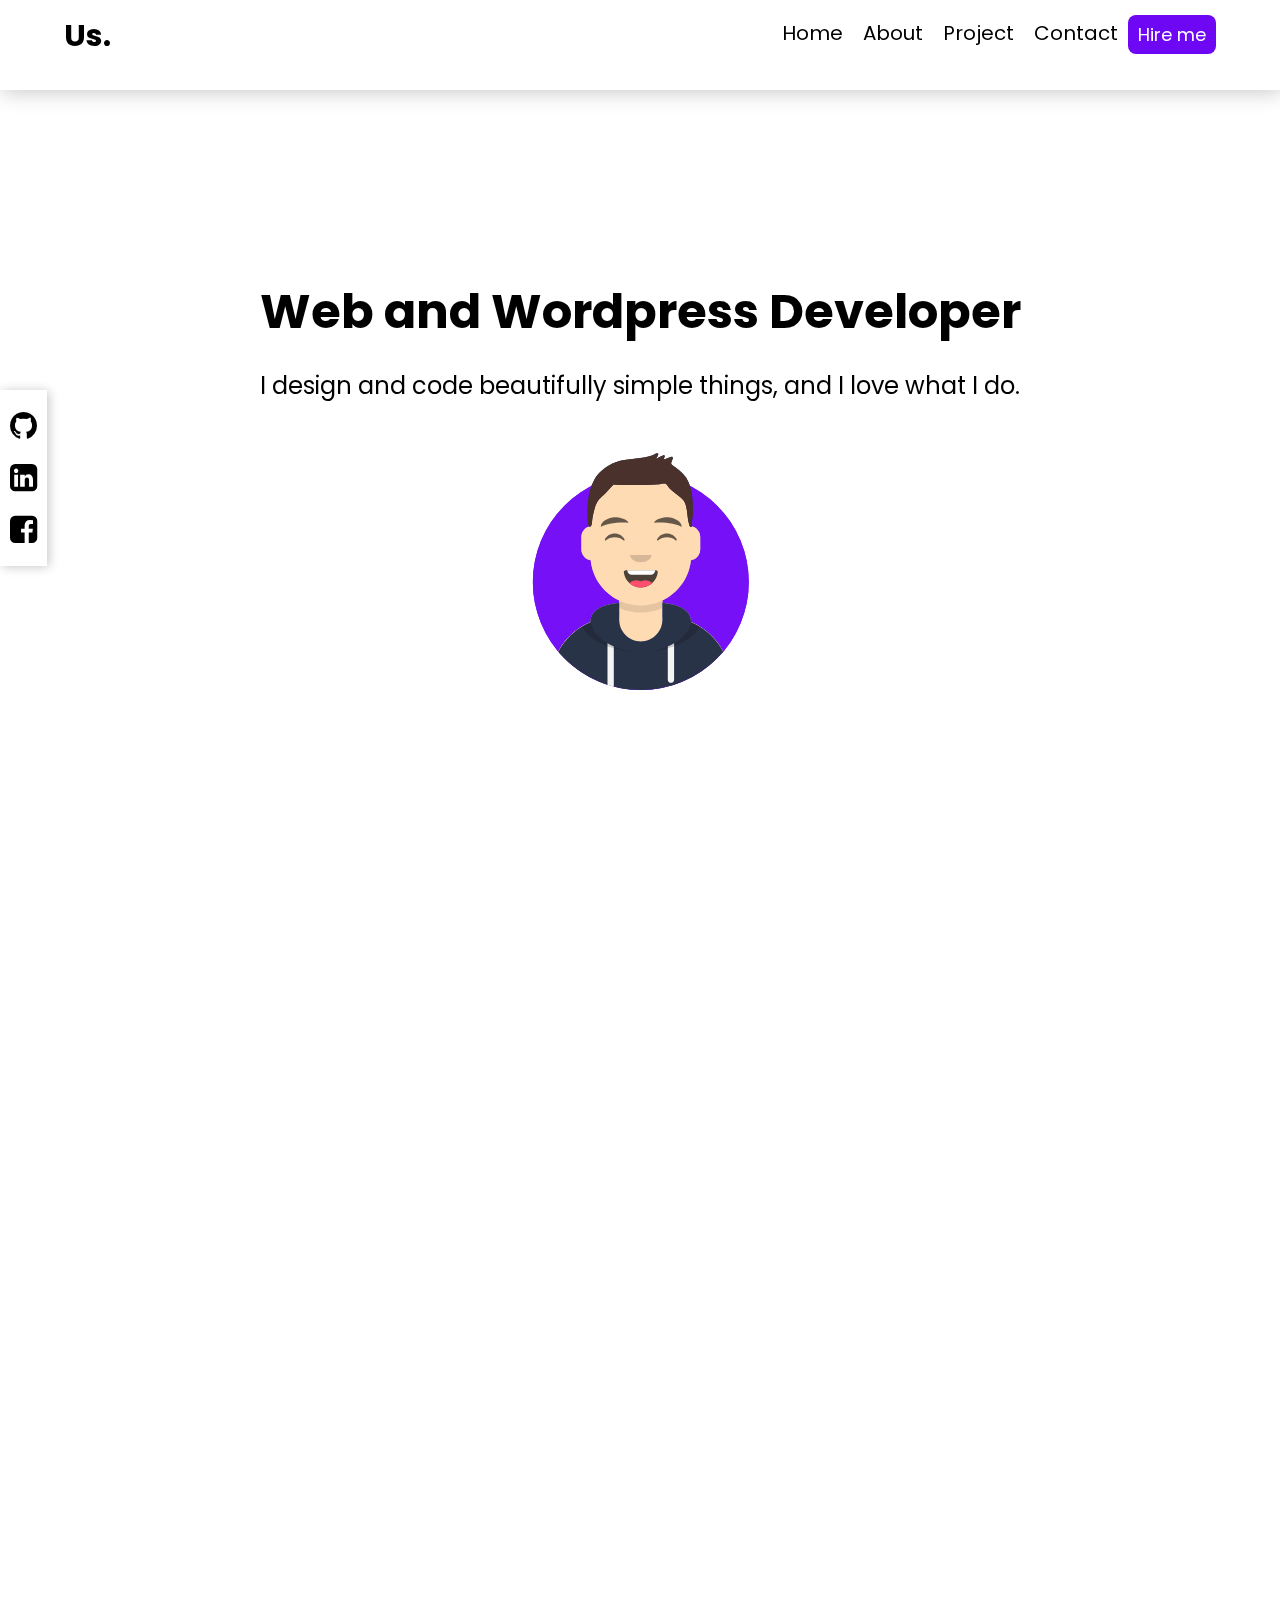
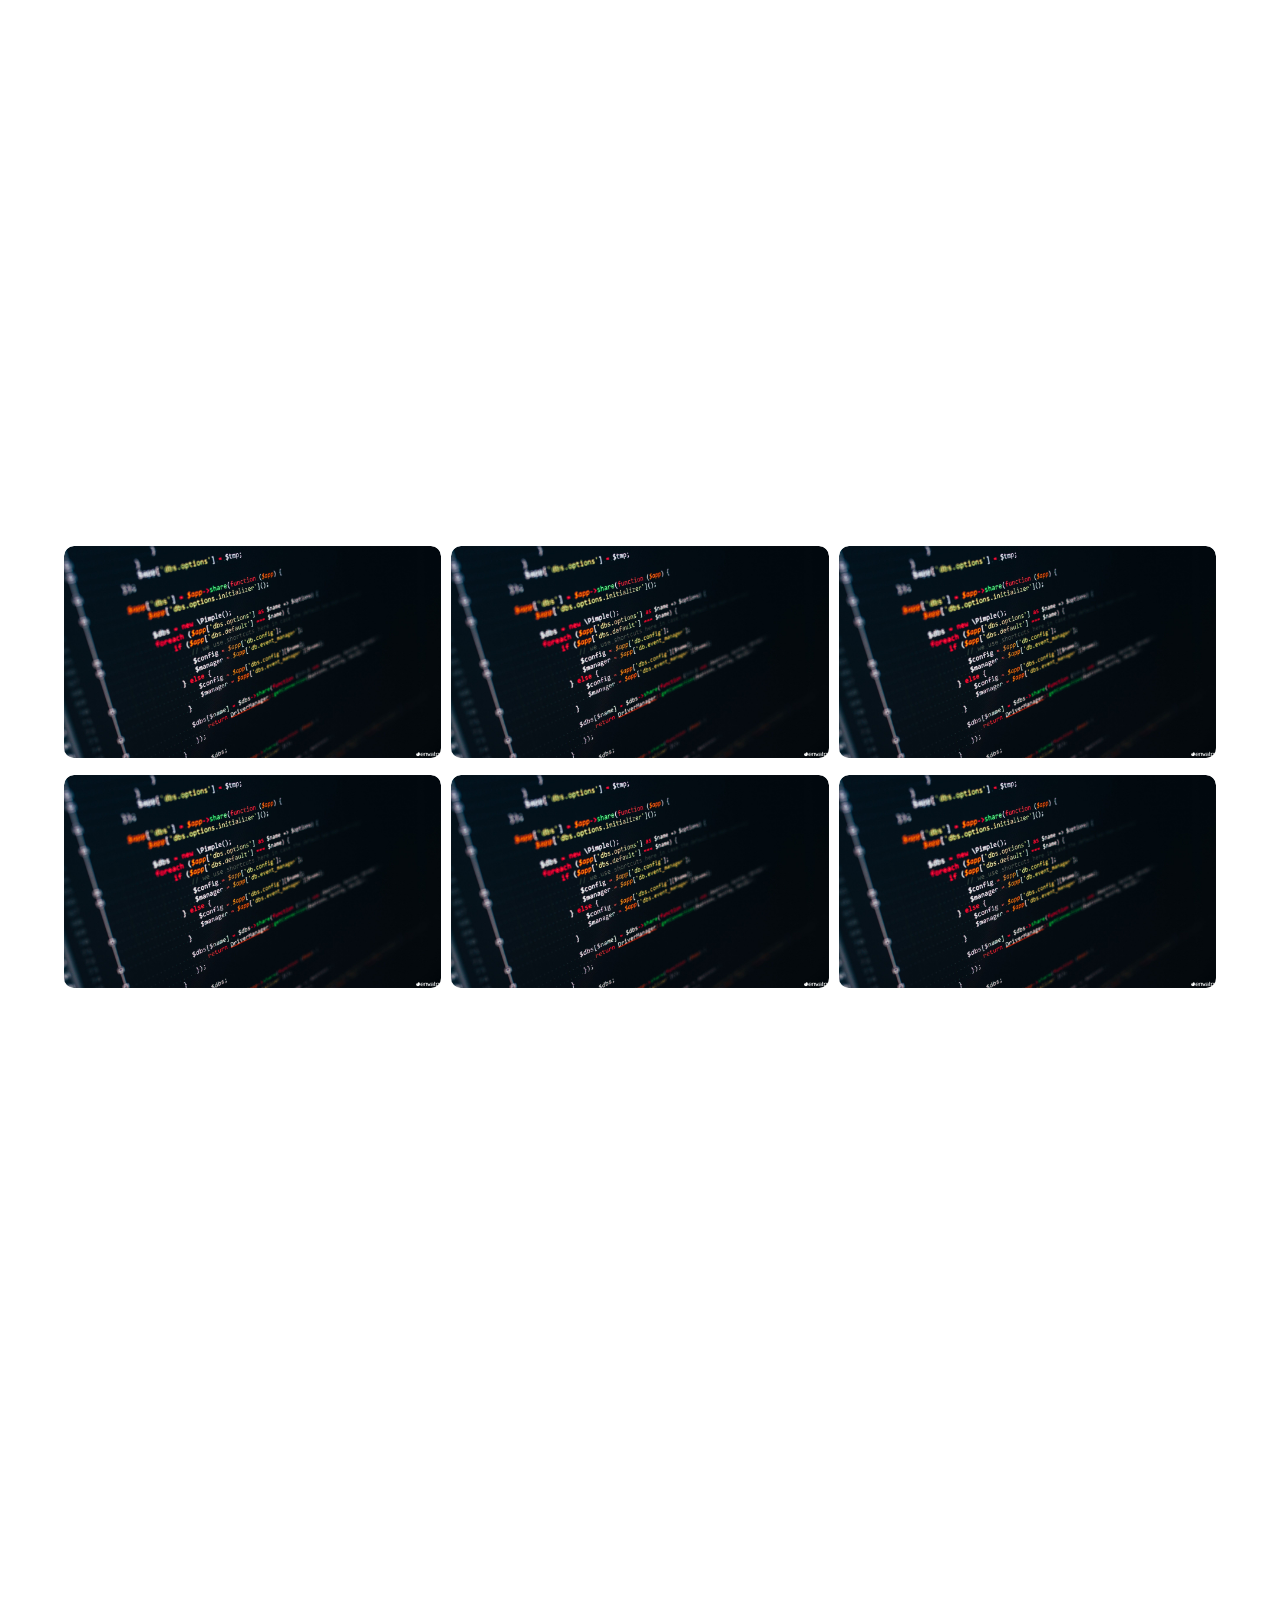
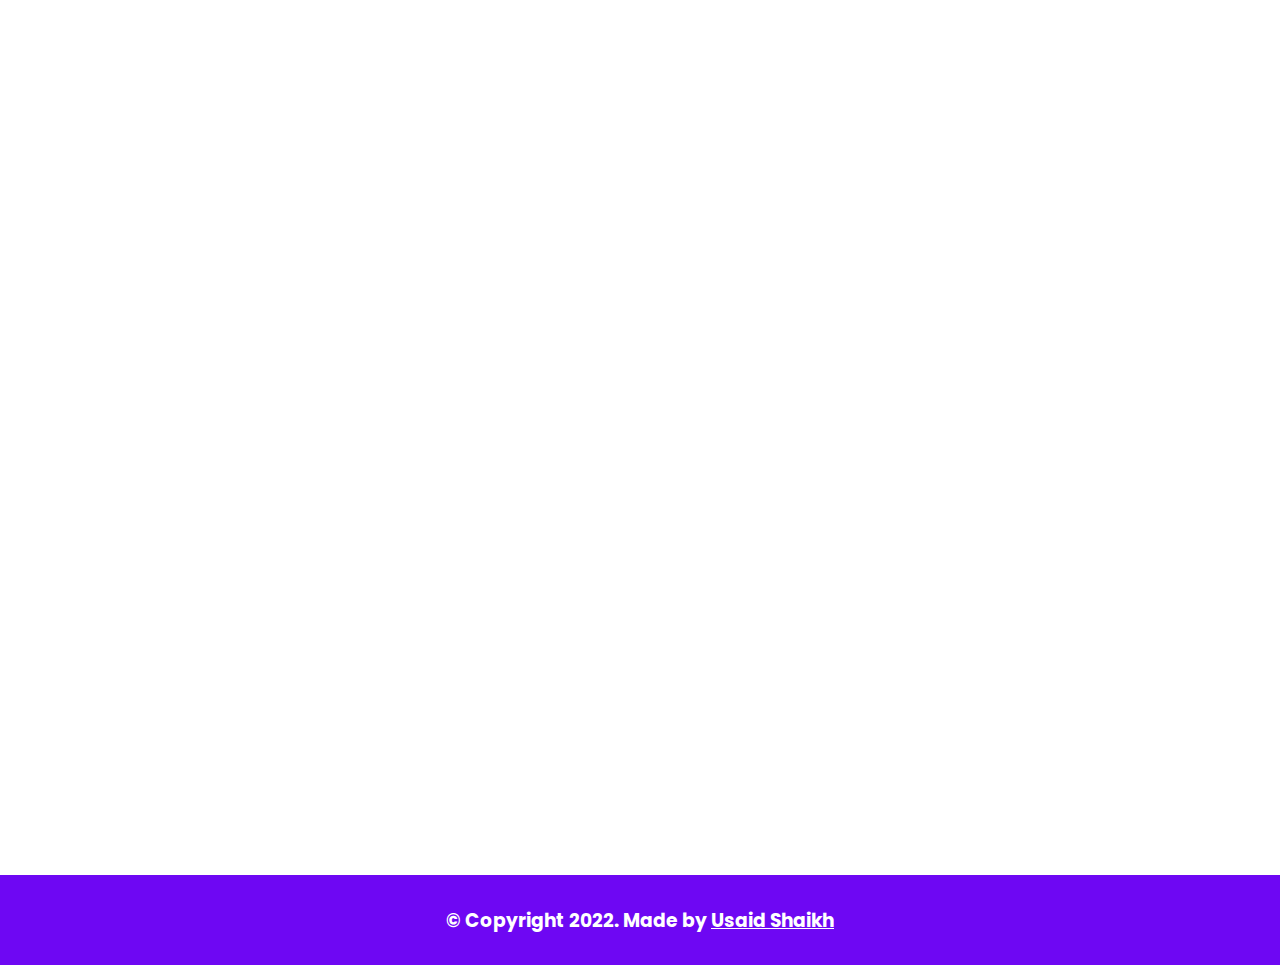
<file: index.html>
<!DOCTYPE html>
<html lang="en">

<head>
    <meta charset="UTF-8">
    <meta http-equiv="X-UA-Compatible" content="IE=edge">
    <link rel="stylesheet" href="https://unpkg.com/aos@next/dist/aos.css" />
    <script src="https://unpkg.com/aos@next/dist/aos.js"></script>
    <meta name="viewport" content="width=device-width, initial-scale=1.0">
    <title>Resume</title>
    <link rel="icon"
        href="[data-uri]"
        type="image/x-icon">
    <link rel="stylesheet" href="style.css">
    <link rel="stylesheet" href="https://cdnjs.cloudflare.com/ajax/libs/font-awesome/4.7.0/css/font-awesome.min.css">
</head>

<body>
    <header>
        <nav>
            <span class="logo">Us.</span>
            <input type="checkbox" name="" id="check" class="check1">
            <label class="hamburger" for="check">
                <i class="fa fa-bars --black"></i>
            </label>
            <ul class="--primary-white">
                <li><a href="#home">Home</a></li>
                <li><a href="#about">About</a></li>
                <li><a href="#project">Project</a></li>
                <li><a href="#contact">Contact</a></li>
                <button><a href="form.html">Hire me</a></button>
            </ul>
        </nav>
    </header>
    <section class="section-1" id="home" data-aos="fade-right">
        <h1>Web and Wordpress Developer</h1>
        <p>I design and code beautifully simple things, and I love what I do.</p>
        <img src="image/img-1.svg" alt="" data-aos="fade-left">
        <div class="icons">
            <a class="link1" href="https://github.com/usaid7015"><i class="fa fa-github"></i></a>
            <h3 class="git">Github</h3>
            <a class="link2" href="https://www.linkedin.com/in/usaid-shaikh-1a5111100"><i
                    class="fa fa-linkedin-square"></i></a>
            <h3 class="link">Linkedin</h3>
            <a class="link3" href="https://www.facebook.com/muhammad.usaid.311"><i
                    class="fa fa-facebook-square"></i></a>
            <h3 class="face">Facebook</h3>
        </div>
    </section>

    <!-- about secltion -->
    <section class="section-2">
        <div class="about-12">
            <div class="heading-sec" data-aos="fade-up">
                <h1>ABOUT ME</h1>
                <p>Here you will find more information about me, what I do, and my current skills mostly in terms of
                    programming and technology
                </p>
            </div>
            <div class="about" id="about">
                <div class="about-1" data-aos="fade-left">
                    <h3>Get to know me!</h3>
                    <figcaption>
                        I'm a Frontend Web Developer building the Front-end of Websites that leads to
                        the success of the overall product. Check out some of my work in the Projects section
                    </figcaption>
                    <figcaption>
                        I have a 3 month experience. I would like to be considered for the Front-end Developer,
                        I have ability to work on UI Design, Responsive Websites and more..
                    </figcaption>
                    <button><a href="usaid.cv.docx" download>Resume<i class='fa fa-location-arrow'></i></a></button>
                </div>
                <div class="about-2" data-aos="fade-right">
                    <h3>My Skills</h3>
                    <label for="">HTML</label>
                    <label for="">CSS</label>
                    <label for="">Bootstrap</label>
                    <label for="">Photopshop</label>
                    <label for="">Javascript</label>
                    <div class="data">
                        <label for="">Wordpress</label>
                        <label for="">Data Entry</label>
                    </div>
                    <div class="skill">
                        <h4>HTML</h4>
                        <span><label for="" class="html"></label></span>
                        <h4>CSS</h4>
                        <span><label for="" class="css"></label></span>
                        <h4>Wordpress</h4>
                        <span><label for="" class="bootstrap"></label></span>
                        <h4>Photopshop</h4>
                        <span><label for="" class="pho"></label></span>

                    </div>
                </div>
            </div>
        </div>
    </section>
    <section class="project" id="project">
        <div class="heading-sec heading" data-aos="fade-up">
            <h1>Project</h1>
            <p>Here you will find some of the personal and clients projects that I created with each project containing
                its own case study
            </p>
        </div>
        <div class="gallary">
            <div class="images">
                <img src="image/3309ca1330ca91b55b4feeda3f383031.jpg" alt="">
                <div class="gall">
                    <h3>HTML project</h3>
                    <p>new have wornder have see win the game</p>
                </div>
            </div>
            <div class="images">
                <img src="image/3309ca1330ca91b55b4feeda3f383031.jpg" alt="">
                <div class="gall">
                    <h3>HTML project</h3>
                    <p>new have wornder have see win the game</p>
                </div>
            </div>
            <div class="images">
                <img src="image/3309ca1330ca91b55b4feeda3f383031.jpg" alt="">
                <div class="gall">
                    <h3>HTML project</h3>
                    <p>new have wornder have see win the game</p>
                </div>
            </div>
            <div class="images">
                <img src="image/3309ca1330ca91b55b4feeda3f383031.jpg" alt="">
                <div class="gall">
                    <h3>HTML project</h3>
                    <p>new have wornder have see win the game</p>
                </div>
            </div>
            <div class="images">
                <img src="image/3309ca1330ca91b55b4feeda3f383031.jpg" alt="">
                <div class="gall">
                    <h3>HTML project</h3>
                    <p>new have wornder have see win the game</p>
                </div>
            </div>
            <div class="images">
                <img src="image/3309ca1330ca91b55b4feeda3f383031.jpg" alt="">
                <div class="gall">
                    <h3>HTML project</h3>
                    <p>new have wornder have see win the game</p>
                </div>
            </div>
        </div>
    </section>
    <section class="contact" id="contact">
        <div class="heading-sec heading" data-aos="fade-up">
            <h1>Contact Us</h1>
            <p>Feel free to Contact me by submitting the form below and I will get back to you as soon as possible
            </p>
        </div>
        <form action="main_handler.php" method="POST" name="form" data-aos="fade-up">
            <h3>Name</h3>
            <input type="name" placeholder="Muhammad Usaid" required>
            <h3>Email</h3>
            <input type="email" name="email" placeholder="example@gmil.com" required>
            <h3>Message</h3>
            <textarea name="msg" id="" cols="30" rows="10" placeholder="Hi there-write your message here"></textarea>
            <button type="submit" name="submit" value="Send">Submit</button>
        </form>
    </section>
    <footer>
        <div class="footer">
            <h3>© Copyright 2022. Made by <a href="">Usaid Shaikh</a></h3>
        </div>
    </footer>
    <script>
        AOS.init({
            offset: 10,
            duration: 800
        });
    </script>
</body>

</html>
</file>
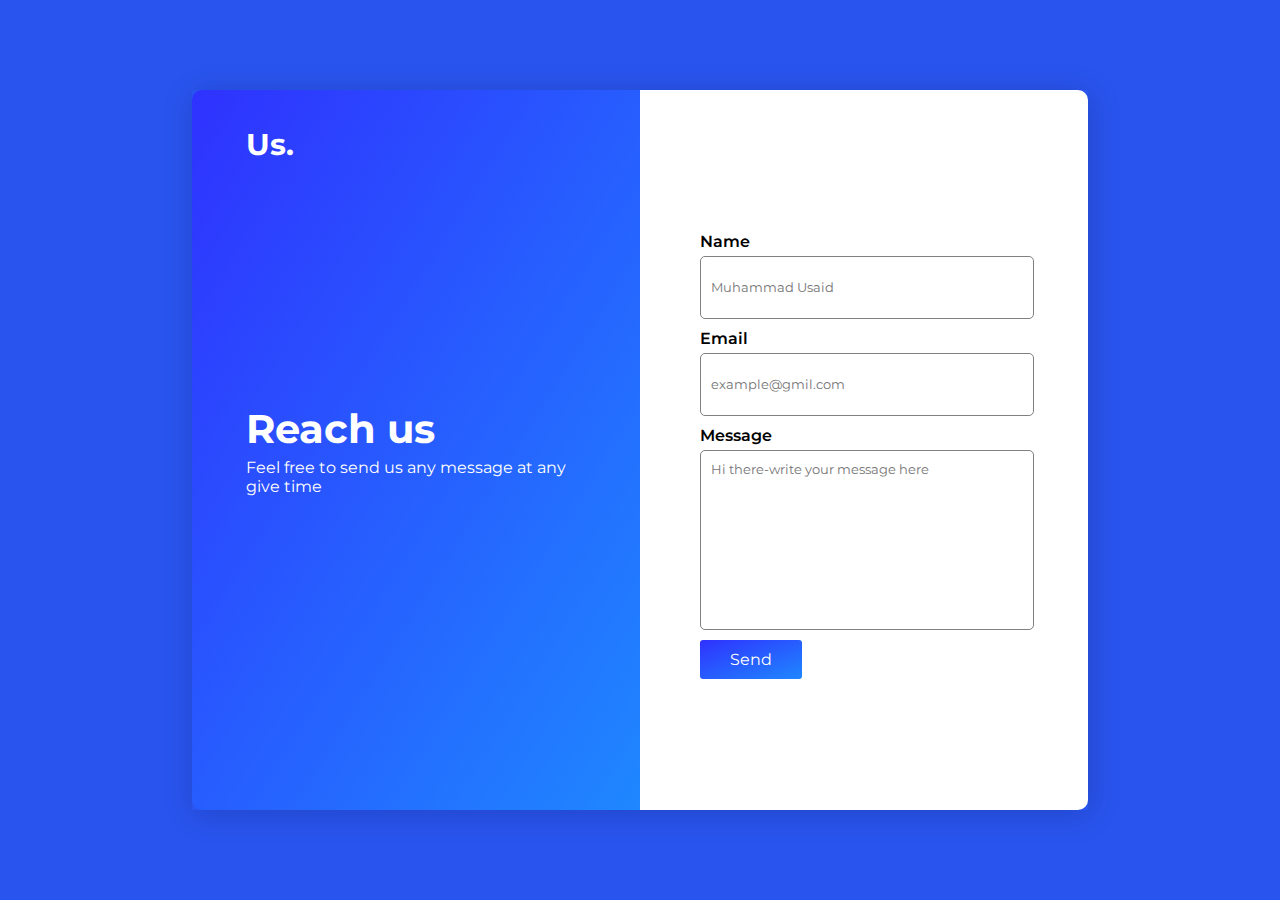
<file: form.html>
<!DOCTYPE html>
<html lang="en">
  <head>
    <meta charset="UTF-8" />
    <meta http-equiv="X-UA-Compatible" content="IE=edge" />
    <meta name="viewport" content="width=device-width, initial-scale=1.0" />
    <title>Document</title>
    <link rel="stylesheet" href="form.css">
  </head>
  <body>
    <div class="container">
      <div class="form">
        <div class="form-sec-1">
            <h3>Us.</h3>
          <h1>Reach us</h1>
          <p>Feel free to send us any message at any give time</p>
        </div>
        <div class="form-sec-2">
          <form action="">
            <div class="form-input">
              <label for="">Name</label>
              <input type="text" placeholder="Muhammad Usaid" required/>
            </div>
            <div class="form-input">
              <label for="">Email</label>
              <input type="email" placeholder="example@gmil.com" required/>
            </div>
            <div class="form-input">
              <label for="">Message</label>
              <textarea name="" id="" cols="30" rows="10" placeholder="Hi there-write your message here"></textarea>
            </div>
            <div class="button">
                <button>Send</button>
            </div>
          </form>
        </div>
      </div>
    </div>
  </body>
</html>
</file>
<file: style.css>
@import url('https://fonts.googleapis.com/css2?family=Poppins&display=swap');

* {
    padding: 0%;
    margin: 0%;
    font-family: 'Poppins', sans-serif;
    scroll-behavior: smooth;
}

header {
    width: 100%;
    position: fixed;
    height: 10vh;
    background-color: white;
    z-index: 9999;
    box-shadow: 2px 2px 20px rgba(0, 0, 0, 0.219);
}

nav {
    margin: auto;
    max-width: 90%;
    display: flex;
    justify-content: space-between;
    padding-top: 10px;
    padding-bottom: 5px;
    color: black;
}

.logo {
    padding-top: 3px;
    font-size: 1.5rem;
    font-weight: 700;
    color: black;
    font-size: 30px;
}


ul {
    display: flex;
}

ul button {
    color: white;
    background-color: #6e07f3;
    padding: 10px 10px;
    line-height: 0px;
    margin: 5px 0;
    border-radius: 8px;
    border: none;
    text-align: center;
    font-size: 18px;
    cursor: pointer;
    transition: 0.5s ease;
}

ul button a {
    color: white;
    outline: none;
    text-decoration: none;
}

ul li {
    margin: 8px 10px;
    list-style: none;
    text-decoration: none;
    cursor: pointer;
}

ul li a {
    list-style: none;
    text-decoration: none;
    color: black;
    font-size: 20px;
}


li::after {
    display: block;
    width: 0%;
    margin: auto;
    height: 3px;
    content: '';
    transition: width 0.3s ease, background-color 0.3s ease;
}

li:hover:after {
    width: 100%;
    background-color: black;
}


.btn {
    background-color: var(--blue);
    color: var(--whitee);
    border: none;
    font-weight: 500;
    border-radius: 5px;
    padding: 5px 15px;
    margin-top: 5px;
    margin-bottom: 8px;
    cursor: pointer;
    margin-left: 30px;
    margin-right: 10px;
}

.btn-1 {
    font-size: 1rem;
    margin-top: 15px;
    margin-left: 0px;
}

.hamburger {
    display: none;
}


.check1 {
    display: none;
}

.section-1 {
    display: flex;
    justify-content: center;
    align-items: center;
    height: calc(100vh - 5px);
    flex-direction: column;
    text-align: center;
    position: relative;
    padding-top: 30px;
}

.section-1 h1 {
    font-size: 3rem;
    padding: 10px 0px;
}

.section-1 p {
    font-size: 1.5rem;
    padding: 10px 0px;
}

.section-1 img {
    padding-top: 40px;
}

.icons {
    padding: 10px 10px;
    justify-content: center;
    align-items: center;
    display: flex;
    flex-direction: column;
    position: absolute;
    left: 0;
    box-shadow: 2px 1px 10px rgba(0, 0, 0, 0.219);
}

.icons i {
    font-size: 2rem;
    color: black;
    margin: 10px 0px;
}

.git{
    position: absolute;
    padding: 5px 5px;
    color: white;
    border-radius: 6px;
    top: 15px;
    letter-spacing: 2px;
    background-color: black;
    transform: translateX(100px);
    pointer-events: none;
    opacity: 0;
    transition-delay: 1s;
    transition: .8s ease;
}

.link1:hover + .git{
    transform: translateX(70px);
    opacity: 1;
    visibility: visible;
}

.link{
    position: absolute;
    padding: 5px 5px;
    color: white;
    border-radius: 6px;
    top: 65px;
    letter-spacing: 2px;
    background-color: #0072b1;
    transform: translateX(100px);
    pointer-events: none;
    opacity: 0;
    transition-delay: 1s;
    transition: .8s ease;
}

.link2:hover + .link{
    transform: translateX(78px);
    opacity: 1;
    visibility: visible;
}

.face{
    position: absolute;
    padding: 5px 5px;
    color: white;
    border-radius: 6px;
    top: 120px;
    letter-spacing: 2px;
    background-color: #4267B2;
    transform: translateX(100px);
    pointer-events: none;
    opacity: 0;
    transition-delay: 1s;
    transition: .8s ease;
}

.link3:hover + .face{
    transform: translateX(85px);
    opacity: 1;
    visibility: visible;
}
.icons i:nth-child(2) {
    color: #0072b1;
}

.icons i:nth-child(3) {
    color: #4267B2;

}


.section-2 {
    /* background-image: linear-gradient(to right bottom, #6e07f3, #7912ff); */
    height: 110vh;
    width: 100%;
    display: flex;
    align-items: center;
    flex-direction: column;
    text-align: center;
}

.about-12 {
    max-width: 90%;
    width: 100%;
}

.heading-sec {
    width: 100%;
    text-align: center;
}

.heading-sec h1 {
    font-size: 3rem;
}

.heading-sec h1::after {
    display: block;
    width: 10%;
    border-radius: 5px;
    margin: auto;
    height: 6px;
    content: '';
    background-color: #6e07f3;
}

.heading-sec p {
    font-size: 1.3rem;
    padding: 2% 10%;
}

.about {
    display: grid;
    grid-template-columns: 1fr 1fr;
    place-items: center;
    padding-top: 20px;
}

.about-1 {
    text-align: left;
    padding: 30px 50px;
}

.about-1 h3 {
    font-size: 40px;
}

.about-1 figcaption {
    padding: 10px 0px;
    font-size: 17px;
}

.about-1 button {
    color: white;
    background-color: #6e07f3;
    padding: 10px 10px;
    border-radius: 8px;
    border: none;
    text-align: center;
    cursor: pointer;
    transition: 0.5s ease;
}

.about-1 button:hover {
    box-shadow: 2px 5px 20px rgba(0, 0, 0, 0.219);
}

.about-1 button i {
    transform: rotate(45deg) translateY(2px);
    font-size: 17px;
    margin-left: 5px;
}

.about-1 button a {
    color: white;
    text-decoration: none;
    list-style: none;
    font-size: 15px;
}

.about-2 {
    padding: 0px 10px;
    margin: 0%;
    text-align: start;
}

.about-2 label {
    font-size: 20px;
    background-color: #6e07f3;
    padding: 5px;
    color: white;
    border-radius: 5px;
    text-align: left;
    margin: 0px 4px;
}

.about-2 .data {
    margin-top: 15px;
}

.about-2 h3 {
    font-size: 40px;
    padding: 20px 0px;
}

.skill {
    padding: 30px 0px;
}

.skill span label {
    background-color: #6e07f3;
    content: '';
    border-radius: 5px;
    display: block;
    margin-left: 0;
}

.html {
    width: 90%;
    padding: 0;
    animation: htm 1s linear;
}

@keyframes htm {
    0% {
        opacity: 0;
        width: 0%;
    }

    90% {
        width: 90%;
    }
}

.css {
    width: 85%;
    padding: 0;
    animation: cs 1s linear;
}

@keyframes cs {
    0% {
        opacity: 0;
        width: 0%;
    }

    85% {
        width: 85%;
    }
}

.bootstrap {
    width: 70%;
    padding: 0;
    animation: boot 1s linear;
}

@keyframes boot {
    0% {
        opacity: 0;
        width: 0%;
    }

    70% {
        width: 70%;
    }
}

.pho {
    width: 60%;
    padding: 0;
    animation: ph 1s linear;
}

@keyframes ph {
    0% {
        opacity: 0;
        width: 0%;
    }

    60% {
        width: 60%;
    }
}

.skill span {
    width: 100%;
    background-color: #c9c9c9;
    height: 10px;
    content: '';
    border-radius: 5px;
    display: block;
}

.skill h4 {
    padding: 10px 0;
}

.project {
    width: 100%;
    height: 120vh;
}

.heading {
    padding-top: 40px !important;
}

.gallary {
    display: grid;
    grid-template-columns: 1fr 1fr 1fr;
    place-content: center;
    place-items: center;
    width: 100%;
    max-width: 90%;
    margin: auto;
    padding: auto;
    gap: 10px 10px;
}

.images img {
    max-width: 100%;
    border-radius: 10px;
    position: relative;
    overflow: hidden;
}

.images {
    position: relative;
    overflow: hidden;
    border-radius: 10px;
}

.gall {
    text-align: center;
    background-color: rgba(0, 0, 0, 0.589);
    width: 100%;
    border-radius: 10px;
    color: white;
    position: absolute;
    height: 97%;
    top: -100%;
    display: flex;
    flex-direction: column;
    justify-content: center;
    align-items: center;
    opacity: 0;
    visibility: hidden;
    z-index: 999;
    padding-bottom: 0px;
    transition: .5s ease-in-out;
}

.images:hover .gall {
    opacity: 1;
    visibility: visible;
    top: 0%;
    transition: top .5s ease linear;
}

.contact {
    width: 100%;
    height: 120vh;
    display: flex;
    justify-content: center;
    align-items: center;
    flex-direction: column;
    position: relative;
}

.contact form {
    display: flex;
    justify-content: flex-start;
    align-items: flex-start;
    max-width: 40%;
    width: 100%;
    flex-direction: column;
}

.contact form input,
.contact form textarea {
    width: 100%;
    resize: none;
    height: 40px;
    padding: 0px 10px;
    margin: 5px 0px;
    outline: none;
    border: 1px solid black;
}

.contact form input:focus,
.contact form textarea:focus {
    border: 1px solid #6e07f3;
}

.contact form textarea {
    height: 100px;
    padding: 10px 10px;
}

form button {
    color: white;
    text-align: center;
    background-color: #6e07f3;
    font-size: 17px;
    padding-right: 20px;
    padding: 6px 20px;
    text-align: center;
    border-radius: 8px;
    margin: 5px 0px;
    border: none;
    text-align: center;
    cursor: pointer;
}

footer {
    width: 100%;
    height: 10vh;
    background-color: #6e07f3;
    text-align: center;
    color: white;
    display: flex;
    justify-content: center;
    align-items: center;
}

.footer a {
    color: white;
}

@media only screen and (max-width: 900px) {
    nav ul {
        display: block;
        height: 100vh;
        background: white;
        width: 30%;
        right: -60%;
        position: fixed;
        margin-top: 50px;
        padding-left: 30px;
        transition: right 0.3s ease-in;
        box-shadow: 0px 0px 5px rgba(0, 0, 0, 0.116);
    }

    ul li {
        margin: 40px 4px;
        display: table;
    }

    ul button {
        padding: 20px 20px;
    }

    .hamburger {
        display: block;
        font-size: 25px;
    }

    #check:checked~ul {
        right: 0%;
    }

    #check:checked~.hamburger>i::before {
        content: "✖";
        font-weight: bolder;
        font-size: 25px;
        vertical-align: top;
    }

    .logo {
        line-height: 30px;
    }

    .section-1 {
        height: 110vh;
    }

    .section-1 h1 {
        font-size: 2.5rem;
    }

    .section-1 p {
        font-size: 1.2rem;
        padding: 10px 60px;
    }

    .about {
        display: grid;
        grid-template-columns: 1fr;
        height: 150vh;
    }

    .project {
        padding-top: 60%;
        height: 100vh;
    }

    .about-2 {
        margin-left: -70px;
        text-align: left;
        padding: 30px 50px;
    }
}

@media only screen and (max-width: 500px) {
    .heading-sec p {
        font-size: 1.3rem;
        padding: 3% 3%;
    }

    .section-1 h1 {
        font-size: 2rem;
    }

    .section-1 p {
        font-size: 1rem;
        padding: 10px 60px;
    }

    .about-1 {
        text-align: left;
        padding: 30px 10px;
    }

    .about-2 {
        text-align: left;
        padding: 30px 70px;
    }

    .project {
        padding-top: 150%;
        height: 80vh;
    }

    .about-2>label {
        line-height: 55px;
    }

    .contact form {
        display: flex;
        justify-content: flex-start;
        align-items: flex-start;
        max-width: 70%;
        width: 100%;
        flex-direction: column;
    }

    nav ul {
        width: 40%;
    }

    footer h3 {
        padding: 0;
        font-size: 15px;
    }
    .gallary {
        display: grid;
        grid-template-columns: 1fr;
        place-content: center;
        place-items: center;
        width: 100%;
        max-width: 90%;
        margin: auto;
        padding: auto;
        gap: 10px 10px;
    }
}

@media only screen and (max-width: 425px) {
    .project {
        padding-top: 150%;
        height: 300vh;
    }

    .contact {
        padding-bottom: 30px;
    }
}

@media only screen and (max-width: 375px) {
    .project {
        padding-top: 200%;
        height: 290vh;
    }
    ul{
        width: 60%;
    }
}
</file>
<file: form.css>
@import url("https://fonts.googleapis.com/css2?family=Montserrat&display=swap");

:root {
  --main-blue: #2f32fe;
  --main-linkblue: #1f87ff;
  --dark-blue: #2954ee;
}

* {
  padding: 0;
  margin: 0;
  box-sizing: border-box;
}

body {
  background-color: var(--dark-blue);
  color: white;
  font-family: "Montserrat", sans-serif;
}

::placeholder,
button {
  font-family: "Montserrat", sans-serif;
}

.container {
  display: flex;
  justify-content: center;
  align-items: center;
  height: 100vh;
  width: 100%;
}

.form {
  display: flex;
  justify-content: center;
  align-items: center;
  width: 100%;
  max-width: 70%;
  height: 80vh;
  box-sizing: border-box;
  box-shadow: 2px 4px 30px rgba(0, 0, 0, 0.164);
}

.form-sec-1 {
  background-image: linear-gradient(
    to right bottom,
    var(--main-blue),
    var(--main-linkblue)
  );
  height: 80vh;
  width: 50%;
  padding: 0% 6%;
  display: flex;
  justify-content: center;
  border-radius: 10px 0px 0px 10px;
  flex-direction: column;
  position: relative;
}

.form-sec-1 h3 {
  position: absolute;
  top: 5%;
  font-size: 30px;
}

.form-sec-1 h1 {
  font-size: 2.5rem;
  margin-bottom: 5px;
}

.form-sec-2 {
  height: 80vh;
  width: 50%;
  display: flex;
  align-items: center;
  justify-content: center;
  background-color: white;
  color: black;
  border-radius: 0px 10px 10px 0px;
  padding-right: 50px;
}

form {
  display: block;
}

.form-input {
  display: flex;
  flex-direction: column;
  margin: 5px 0px;
}

.form-input label {
  font-weight: 600;
  padding: 5px 0px;
}

input,
textarea {
  outline: none;
  box-sizing: border-box;
  border: 1px solid grey;
  border-radius: 5px;
  display: inline-block;
  width: 120%;
  height: 7vh;
  padding: 10px;
}

textarea {
  height: 20vh;
  resize: none;
}

input:focus,
textarea:focus {
  box-shadow: 0 0 5px rgba(81, 203, 238, 1);
  border: 1px solid rgba(81, 203, 238, 1);
  outline: none;
}

button {
  padding: 10px 30px;
  margin-top: 5px;
  font-size: 16px;
  outline: none;
  background-image: linear-gradient(
    to right bottom,
    var(--main-blue),
    var(--main-linkblue)
  );
  border: none;
  color: white;
  border-radius: 3px;
}

button:hover {
  box-shadow: 0px 0px 15px rgba(0, 0, 0, 0.357);
  cursor: pointer;
}

@media all and (max-width: 1100px) {
  .form {
    display: flex;
    justify-content: center;
    align-items: center;
    width: 100%;
    max-width: 95%;
    height: 80vh;
    box-sizing: border-box;
    box-shadow: 2px 4px 30px rgb(0 0 0 / 16%);
  }

  input,
  textarea {
    width: 100%;
  }
}

@media all and (max-width: 768px) {
  .form-sec-2 {
    height: 80vh;
    width: 50%;
    display: flex;
    align-items: center;
    justify-content: center;
    background-color: white;
    color: black;
    border-radius: 0px 10px 10px 0px;
    padding-left: 20px;
  }
  input,
  textarea {
    width: 120%;
  }
}

@media all and (max-width: 425px) {
  .form-sec-1 {
    display: none;
  }

  .form {
    background-color: white;
    border-radius: 10px;
  }
  input,
  textarea {
    width: 250%;
  }
  .form-sec-2 {
    height: 80vh;
    width: 50%;
    display: flex;
    align-items: center;
    justify-content: center;
    background-color: white;
    color: black;
    border-radius: 0px 10px 10px 0px;
    padding-right: 200px;
  }
}
</file>
